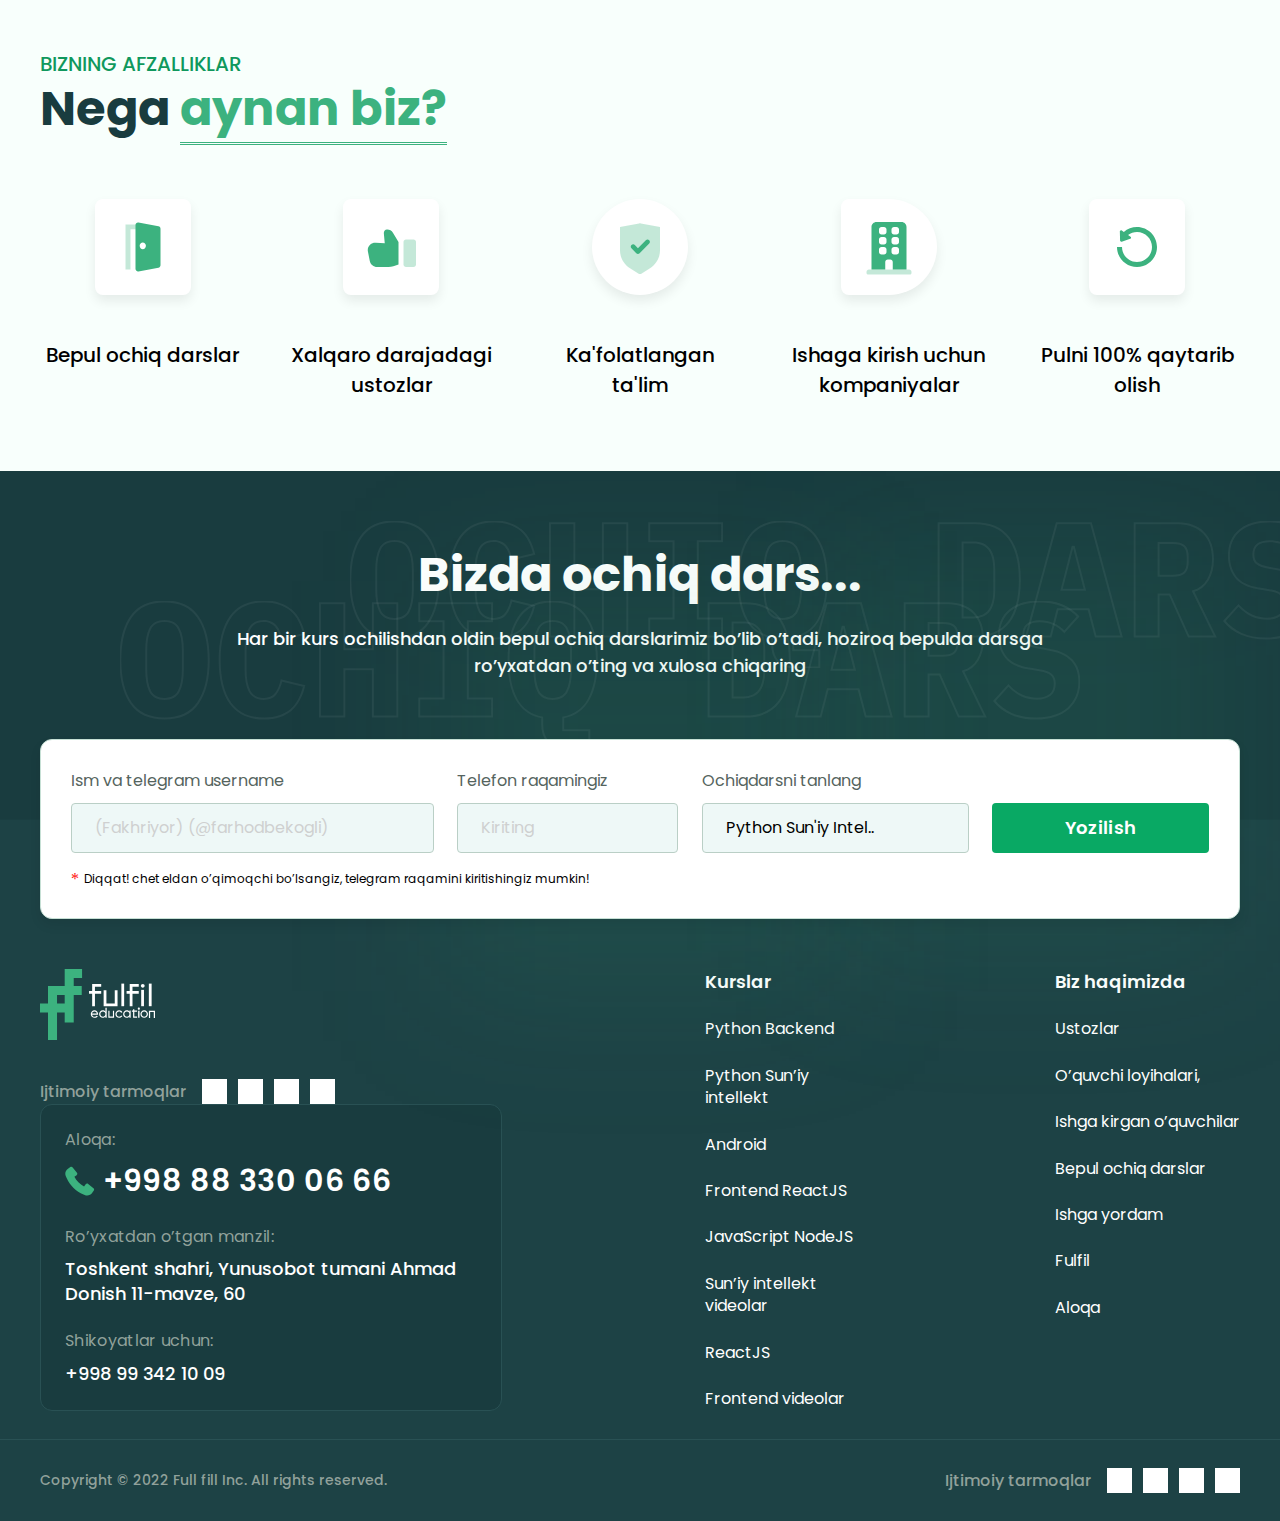
<file: index.html>
<!-- @format -->

<!DOCTYPE html>
<html lang="en">
	<head>
		<meta charset="UTF-8" />
		<meta http-equiv="X-UA-Compatible" content="IE=edge" />
		<meta name="viewport" content="width=device-width, initial-scale=1.0" />
		<title>Document</title>
		<link rel="stylesheet" href="main.css" />
	</head>
	<body>
		<section class="main_part">
			<div class="all__titles">
				<h4 class="subtitle">bizning afzalliklar</h4>
				<h2 class="title">Nega <span class="title_span">aynan biz?</span></h2>
			</div>
			<div class="why_we_item_main_container">
				<div class="item_container_why_we">
					<div class="images_why_we">
						<div class="item_photo">
							<img src="assets/images/main_why_we_icons/Door-open.svg" alt="" />
						</div>
					</div>
					<p class="text_paragraph_why_we">Bepul ochiq darslar</p>
				</div>

				<div class="item_container_why_we">
					<div class="images_why_we">
						<div class="item_photo">
							<img src="assets/images/main_why_we_icons/Dislike.svg" alt="" />
						</div>
					</div>
					<p class="text_paragraph_why_we">Xalqaro darajadagi ustozlar</p>
				</div>

				<div class="item_container_why_we">
					<div class="images_why_we">
						<div class="item_photo" id="third">
							<img
								src="assets/images/main_why_we_icons/Shield-check.svg"
								alt="checker" />
						</div>
					</div>
					<p class="text_paragraph_why_we">Ka'folatlangan ta'lim</p>
				</div>

				<div class="item_container_why_we">
					<div class="images_why_we">
						<div class="item_photo" id="fourth">
							<img
								src="assets/images/main_why_we_icons/Building.svg"
								alt="building" />
						</div>
					</div>
					<p class="text_paragraph_why_we">Ishaga kirish uchun kompaniyalar</p>
				</div>

				<div class="item_container_why_we">
					<div class="images_why_we">
						<div class="item_photo">
							<img src="assets/images/main_why_we_icons/Update.svg" alt="" />
						</div>
					</div>
					<p class="text_paragraph_why_we">Pulni 100% qaytarib olish</p>
				</div>
			</div>
		</section>

		<footer class="footer">
			<img
				src="./assets/images/footer-text-bg.svg"
				alt=""
				class="footer-text-bg" />
			<img
				src="./assets/images/footer-text-bg.svg"
				alt=""
				class="footer-text-bg" />
			<div class="footer-bg-gradient gradient_1"></div>
			<div class="footer-bg-gradient gradient_2"></div>
			<div class="container">
				<h2 class="footer-title section-title">Bizda ochiq dars...</h2>
				<p class="footer-title-desc">
					Har bir kurs ochilishdan oldin bepul ochiq darslarimiz bo’lib o’tadi,
					hoziroq bepulda darsga ro’yxatdan o’ting va xulosa chiqaring
				</p>

				<form class="footer-forms">
					<div class="footer-form-items">
						<div class="footer-forms-item">
							<label for="name">Ism va telegram username</label>
							<input
								type="text"
								id="name"
								placeholder="(Fakhriyor) (@farhodbekogli)" />
						</div>

						<div class="footer-forms-item">
							<label for="tel">Telefon raqamingiz</label>
							<input type="text" id="tel" placeholder="Kiriting" />
						</div>

						<div class="footer-forms-item">
							<label for="name">Ochiqdarsni tanlang</label>
							<select>
								<option value="0">Python Sun'iy Intel..</option>
								<option value="1">Frontend React</option>
								<option value="1">Frontend Javascript</option>
								<option value="1">Full Stack</option>
								<option value="1">Android</option>
								<option value="1">Flutter</option>
							</select>
						</div>
						<div class="footer-forms-item">
							<button class="footer-forms-item-btn section-btn">
								Yozilish
							</button>
						</div>
					</div>
					<div class="footer-form-desc">
						<span>*</span>
						<p class="footer-form-desc-text">
							Diqqat! chet eldan o’qimoqchi bo’lsangiz, telegram raqamini
							kiritishingiz mumkin!
						</p>
					</div>
				</form>

				<div class="footer-about">
					<ul class="footer-list-contact">
						<li class="footer-item footer-item-flex">
							<!-- footer logodagi a tegini hrefidagi idga headerdagi section id beriladi... -->
							<a href="#header" class="footer-logo">
								<img src="./assets/images/Fulfil-logo.svg" alt="Fulfil logo" />
							</a>

							<div class="footer-bottom-messengers footer-item-messengers">
								<a href="">Ijtimoiy tarmoqlar</a>
								<div class="footer-bottom-messengers-item">
									<div></div>
									<div></div>
									<div></div>
									<div></div>
								</div>
							</div>
						</li>
						<ul class="footer-list footer-contact">
							<li class="footer-contact-item">
								<span>Aloqa:</span>
								<a href="tel:998883300666">
									<img src="./assets/images/tel.svg" alt="" />
									+998 88 330 06 66
								</a>
							</li>
							<li class="footer-contact-item">
								<span>Ro’yxatdan o’tgan manzil:</span>
								<a href="#">
									Toshkent shahri, Yunusobot tumani Ahmad Donish 11-mavze, 60
								</a>
							</li>
							<li class="footer-contact-item">
								<span>Shikoyatlar uchun:</span>
								<a href="tel:998993421009"> +998 99 342 10 09 </a>
							</li>
						</ul>
					</ul>
					<ul class="footer-list">
						<li class="footer-item-title">
							<a href="#" class="footer-link">Kurslar</a>
						</li>
						<li class="footer-item">
							<a href="#" class="footer-link">Python Backend</a>
						</li>
						<li class="footer-item">
							<a href="#" class="footer-link"
								>Python Sun’iy <br />
								intellekt</a
							>
						</li>
						<li class="footer-item">
							<a href="#" class="footer-link">Android</a>
						</li>
						<li class="footer-item">
							<a href="#" class="footer-link">Frontend ReactJS</a>
						</li>
						<li class="footer-item">
							<a href="#" class="footer-link">JavaScript NodeJS</a>
						</li>
						<li class="footer-item">
							<a href="#" class="footer-link"
								>Sun’iy intellekt <br />
								videolar</a
							>
						</li>
						<li class="footer-item">
							<a href="#" class="footer-link">ReactJS</a>
						</li>
						<li class="footer-item">
							<a href="#" class="footer-link">Frontend videolar</a>
						</li>
					</ul>
					<ul class="footer-list">
						<li class="footer-item-title">
							<a href="#" class="footer-link">Biz haqimizda</a>
						</li>
						<li class="footer-item">
							<a href="#" class="footer-link">Ustozlar</a>
						</li>
						<li class="footer-item">
							<a href="#" class="footer-link">O’quvchi loyihalari,</a>
						</li>
						<li class="footer-item">
							<a href="#" class="footer-link">Ishga kirgan o’quvchilar</a>
						</li>
						<li class="footer-item">
							<a href="#" class="footer-link">Bepul ochiq darslar</a>
						</li>
						<li class="footer-item">
							<a href="#" class="footer-link">Ishga yordam</a>
						</li>
						<li class="footer-item">
							<a href="#" class="footer-link">Fulfil</a>
						</li>
						<li class="footer-item">
							<a href="#" class="footer-link">Aloqa</a>
						</li>
					</ul>
				</div>
			</div>
			<div class="footer-bottom">
				<div class="container footer-bottom-container">
					<div class="footer-bottom-text">
						<a href="">Copyright © 2022 Full fill Inc. All rights reserved.</a>
					</div>
					<div class="footer-bottom-messengers">
						<a href="">Ijtimoiy tarmoqlar</a>
						<div class="footer-bottom-messengers-item">
							<div></div>
							<div></div>
							<div></div>
							<div></div>
						</div>
					</div>
				</div>
			</div>
		</footer>
	</body>
</html>
</file>
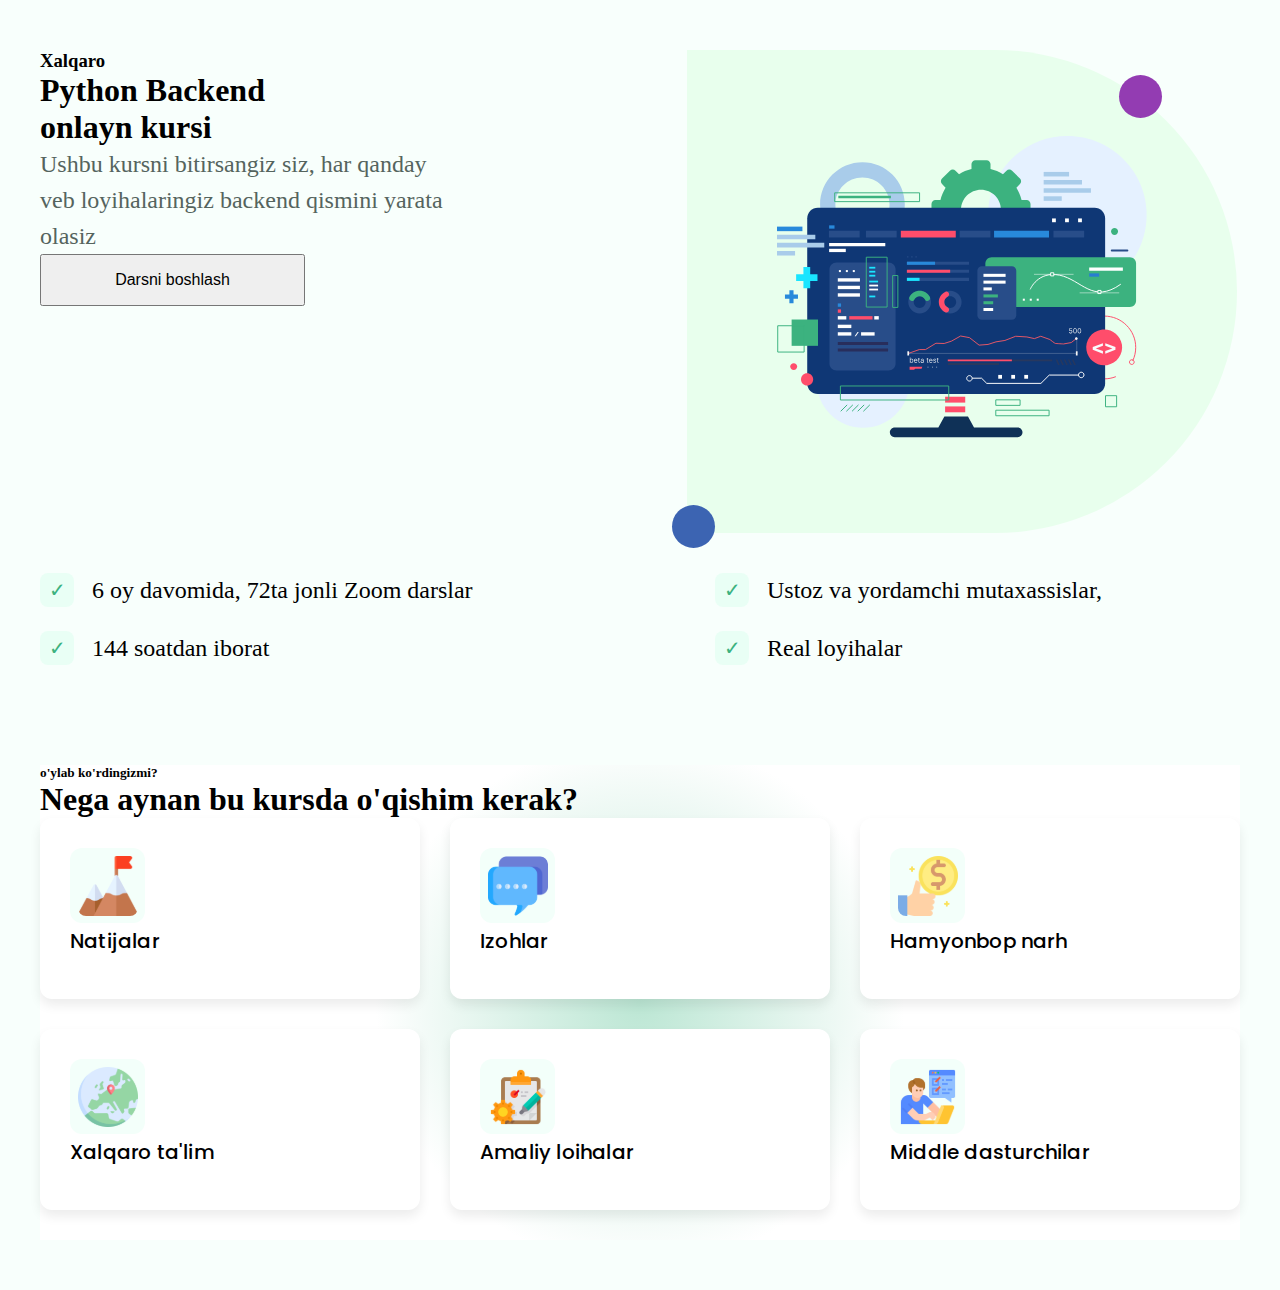
<file: pages/python.html>
<!DOCTYPE html>
<html lang="en">
  <head>
    <meta charset="UTF-8" />
    <meta http-equiv="X-UA-Compatible" content="IE=edge" />
    <meta name="viewport" content="width=device-width, initial-scale=1.0" />
    <title>Python</title>
    <link rel="stylesheet" href="../main.css" />
    <link rel="stylesheet" href="../assets/styles/python.css" />
  </head>
  <body>
    <div class="hero-section">
      <div class="container">
        <div class="hero-container">
          <div class="hero-content">
            <h3 class="block-name text-left mt-md">Xalqaro</h3>
            <h1 class="section_title text-left">
              <span class="highlight">Python</span> Backend <br />
              onlayn kursi
            </h1>
            <p class="hero-description mt-md">
              Ushbu kursni bitirsangiz siz, har qanday veb loyihalaringiz
              backend qismini yarata olasiz
            </p>
            <button class="btn hero-btn mt-md">Darsni boshlash</button>
          </div>
          <div class="hero-image">
            <img src="../assets/images/python_hero.svg" alt="python hero" />
          </div>
        </div>
        <div class="hero-stats">
          <div class="hero-stats-item">
            <div class="hero-stats-item__check"></div>
            <p class="hero-stats-item__title">
              6 oy davomida, 72ta jonli Zoom darslar
            </p>
          </div>
          <div class="hero-stats-item">
            <div class="hero-stats-item__check"></div>
            <p class="hero-stats-item__title">
              Ustoz va yordamchi mutaxassislar,
            </p>
          </div>
          <div class="hero-stats-item">
            <div class="hero-stats-item__check"></div>
            <p class="hero-stats-item__title">144 soatdan iborat</p>
          </div>
          <div class="hero-stats-item">
            <div class="hero-stats-item__check"></div>
            <p class="hero-stats-item__title">Real loyihalar</p>
          </div>
        </div>
      </div>
    </div>

    <!-- Python why courses section start -->
    <div class="container">
      <section class="python_why_course">
        <h5 class="block-name">o'ylab ko'rdingizmi?</h5>
        <h1 class="section_title">
          Nega aynan bu <span>kursda o'qishim kerak?</span>
        </h1>
        <div class="python-course_cards">
          <div class="course_cards">
            <img class="course_cards-img" src="../assets/images/natijalar.svg" alt="natijalar">
            <p class="course_cards-text">Natijalar</p>
          </div>
          <div class="course_cards">
            <img class="course_cards-img" src="../assets/images/izohlar.svg" alt="izohlar">
            <p class="course_cards-text">Izohlar</p>
          </div>
          <div class="course_cards">
            <img class="course_cards-img" src="../assets/images/hamyonbop narh.svg" alt="hamyonbop narh">
            <p class="course_cards-text">Hamyonbop narh</p>
          </div>
          <div class="course_cards">
            <img class="course_cards-img" src="../assets/images/halqaro ta'lim.svg" alt="halqaro talim">
            <p class="course_cards-text">Xalqaro ta'lim</p>
          </div>
          <div class="course_cards">
            <img class="course_cards-img" src="../assets/images/amaliy loihalar.svg" alt="amaliy loihalar">
            <p class="course_cards-text">Amaliy loihalar</p>
          </div>
          <div class="course_cards">
            <img class="course_cards-img" src="../assets/images/middle dasturchilar.svg" alt="middle dasturchilar">
            <p class="course_cards-text">Middle dasturchilar</p>
          </div>
        </div>
      </section>
    </div>

    <!-- Python why courses section finish -->
  </body>
</html>
</file>
<file: main.css>
/** @format */

@import "./assets/styles/fonts.css";
* {
	padding: 0;
	margin: 0;
	box-sizing: border-box;
	text-decoration: none;
	list-style: none;
}
.container {
	max-width: 1230px;
	width: 100%;
	padding: 0 15px;
	margin: 0 auto;
}
body {
	scroll-behavior: smooth;
	background-color: #f8fffc;
}

/* Footer */
.footer {
	position: relative;
	padding: 70px 0 0 0;
	background-image: url(./assets/images/footer-bg.svg);
	background-position: center;
	background-size: cover;
	overflow: hidden;
}
.footer-text-bg {
	position: absolute;
	width: 960px;
}
.footer-text-bg:nth-child(1) {
	top: 50px;
	right: -30px;
}
.footer-text-bg:nth-child(2) {
	left: 120px;
	top: 130px;
}
.footer-bg-gradient {
	position: absolute;
	width: 410px;
	height: 410px;
	background: rgba(60, 178, 127, 0.1);
	filter: blur(75px);
}
.gradient_1 {
	right: 40px;
}
.gradient_2 {
	left: 50%;
	top: 30%;
	transform: translate(-50%, -50%);
}
.footer-title {
	/* section-title yaratilsa footer title shartmas */
	font-family: "Poppins";
	font-style: normal;
	font-weight: 700;
	font-size: 48px;
	line-height: 140%;
	text-align: center;
	color: #ffffff;
	margin-bottom: 17px;
}
.footer-title-desc {
	width: 75%;
	margin: 0 auto;
	font-family: "Poppins";
	font-style: normal;
	font-weight: 500;
	font-size: 18px;
	line-height: 150%;
	text-align: center;
	color: #ffffff;
	margin-bottom: 60px;
}
.footer-forms {
	position: relative;
	z-index: 999;
	padding: 30px;
	background-color: #ffffff;
	border: 1px solid #c6e0d5;
	box-shadow: 0px 6px 12px rgba(0, 0, 0, 0.08);
	border-radius: 12px;
	display: inline-block;
	width: 100%;
	margin-bottom: 50px;
}
.footer-form-items {
	width: 100%;
	display: flex;
	align-items: flex-end;
	justify-content: space-between;
	flex-wrap: wrap;
	margin-bottom: 17px;
}
.footer-forms-item {
	display: flex;
	flex-direction: column;
	gap: 10px;
}
.footer-forms-item label {
	font-family: "Poppins";
	font-style: normal;
	font-weight: 400;
	font-size: 16px;
	line-height: 140%;
	color: #55645e;
}
.footer-forms-item input {
	border: none;
	outline: none;
	background: #eef8f7;
	border: 1px solid #bacfc6;
	border-radius: 4px;
	padding: 13px 23px;
	font-family: "Poppins";
	font-style: normal;
	font-weight: 400;
	font-size: 16px;
	line-height: 140%;
}
.footer-forms-item input::placeholder {
	color: #cfd0d0;
}
.footer-form-items .footer-forms-item:nth-child(1) input {
	width: 363px;
}
.footer-form-items .footer-forms-item:nth-child(2) input {
	width: 221px;
}
.footer-forms-item select {
	width: 267px;
	border: none;
	outline: none;
	background: #eef8f7;
	border: 1px solid #bacfc6;
	border-radius: 4px;
	padding: 13px 23px;
	/* text-align: center; */
	-webkit-appearance: none;
	-moz-appearance: none;
	appearance: none;
	font-family: "Poppins";
	font-style: normal;
	font-weight: 400;
	font-size: 16px;
	line-height: 140%;
}
.footer-forms-item-btn {
	border: none;
	outline: none;
	width: 217px;
	height: 50px;
	background: #09a964;
	border-radius: 4px;
	font-family: "Poppins";
	font-style: normal;
	font-weight: 600;
	font-size: 18px;
	line-height: 125%;
	letter-spacing: 0.02em;
	color: #ffffff;
	cursor: pointer;
}
.footer-form-desc {
	display: flex;
	align-items: center;
	gap: 5px;
}
.footer-form-desc span {
	color: #ff0909;
}
.footer-form-desc-text {
	font-family: "Poppins";
	font-style: normal;
	font-weight: 400;
	font-size: 12px;
	line-height: 140%;
}
.footer-about {
	display: flex;
	align-items: flex-start;
	justify-content: space-between;
	padding-bottom: 28px;
}
.footer-logo {
	display: inline-block;
	margin-bottom: 35px;
}
.footer-contact {
	padding: 24px;
	background: #193c3f;
	border: 1px solid #295154;
	border-radius: 12px;
	max-width: 462px;

	display: flex;
	flex-direction: column;
	gap: 24px;
}
.footer-contact-item {
	display: flex;
	flex-direction: column;
	gap: 8px;
}
.footer-contact-item span {
	font-family: "Poppins";
	font-style: normal;
	font-weight: 400;
	font-size: 16px;
	line-height: 140%;
	letter-spacing: 0.02em;
	color: #91a29b;
}
.footer-contact-item:nth-child(1) a {
	font-family: "Poppins";
	font-style: normal;
	font-weight: 600;
	font-size: 30px;
	line-height: 140%;
	letter-spacing: 0.02em;
	color: #ffffff;

	display: flex;
	align-items: center;
	gap: 8px;
}
.footer-contact-item a {
	font-family: "Poppins";
	font-style: normal;
	font-weight: 500;
	font-size: 18px;
	line-height: 140%;
	/* or 25px */

	color: #ffffff;
}
.footer-item-title a {
	font-family: "Poppins";
	font-style: normal;
	font-weight: 600;
	font-size: 18px;
	line-height: 140%;
	color: #ffffff;
}
.footer-list {
	display: flex;
	flex-direction: column;
	gap: 24px;
}
.footer-link {
	font-family: "Poppins";
	font-style: normal;
	font-weight: 400;
	font-size: 16px;
	line-height: 140%;
	color: #ffffff;
}
.footer-bottom {
	border-top: 1px solid #295154;
	padding: 28px 0;
}
.footer-bottom-container {
	display: flex;
	align-items: center;
	justify-content: space-between;
}
.footer-bottom-text a {
	font-family: "Poppins";
	font-style: normal;
	font-weight: 500;
	font-size: 14px;
	line-height: 21px;
	color: #91a19b;
}
.footer-bottom-messengers {
	display: flex;
	align-items: center;
	gap: 16px;
}
.footer-bottom-messengers a {
	font-family: "Poppins";
	font-style: normal;
	font-weight: 500;
	font-size: 16px;
	line-height: 24px;
	color: #91a19b;
}
.footer-bottom-messengers-item {
	display: flex;
	align-items: center;
	justify-content: center;
	gap: 11px;
}
.footer-bottom-messengers-item div {
	width: 25px;
	height: 25px;
	background-color: #ffffff;
}
/* Footer End */

@media (max-width: 1200px) {
	.container {
		max-width: 960px;
	}
	.footer-forms-item {
		width: 49%;
	}
	.footer-forms-item input,
	.footer-forms-item select,
	.footer-forms-item button {
		width: 100% !important;
	}
	.footer-form-items {
		gap: 10px;
	}
}
@media (max-width: 992px) {
	.container {
		max-width: 720px;
	}
	.footer-about {
		flex-wrap: wrap;
	}
}
@media (max-width: 768px) {
	.container {
		max-width: 540px;
	}
	.footer {
		padding-top: 31px;
	}
	.footer-forms-item {
		width: 100%;
	}
	.footer-forms-item-btn {
		margin-top: 20px;
	}
	.footer-contact {
		max-width: 100%;
	}
	.footer-about {
		gap: 25px;
	}
	.footer-title {
		font-size: 24px;
	}
	.footer-title-desc {
		font-size: 12px;
		max-width: 270px;
		margin-bottom: 24px;
	}
	.footer-text-bg {
		width: 100%;
	}
	.footer-text-bg:nth-child(1) {
		top: 100px;
		right: -30px;
	}
	.footer-text-bg:nth-child(2) {
		top: 170px;
		right: -30px;
	}
	.footer-bottom-messengers {
		display: none;
	}
	.footer-item-messengers {
		display: inline-block;
	}
	.footer-item-flex {
		display: flex;
		justify-content: space-between;
	}
	.footer-bottom-container {
		justify-content: center;
	}
}
@media (max-width: 576px) {
	.container {
		max-width: 100%;
	}
}

/* main why we start */

.text_paragraph_why_we {
	font-weight: 500;
	font-size: 20px;
	/* line-height: 140%; */
	color: #000000;
	text-align: center;
	font-family: Poppins;
	box-sizing: border-box;
	margin: 0%;
	padding: 0 1px;
}

.subtitle {
	font-family: "Poppins";
	font-size: 1.25rem;
	font-weight: 500;
	line-height: 1.8rem;
	text-transform: uppercase;
	color: #10985d;
	margin: 0%;
}

.title {
	font-family: Poppins;
	margin: 0 0 26px;
	font-size: 3rem;
	font-weight: 700;
	line-height: 130%;
	color: #193c3f;
}
.title_span {
	color: #3cb27f;
	border-bottom: 3px double #3cb27f;
}

.why_we_item_main_container {
	display: flex;
	flex-direction: row;
	justify-content: center;
	align-items: flex-start;
	padding: 0px;
	gap: 2.7em;
}

.item_container_why_we {
	display: flex;
	flex-direction: column;
	width: 20%;
	/* box-sizing: border-box; */
	padding-top: 0%;
	gap: 1.125rem;
	height: 250px;
	cursor: pointer;
}

.images_why_we {
	display: flex;
	align-items: center;
	/* justify-content: center; */
	margin: 5px auto 0;

	width: 150px;
	height: 150px;
	box-sizing: border-box;
	/* background-color: grey; */
}

.item_photo {
	display: flex;
	align-items: center;
	justify-content: center;
	width: 6rem;
	height: 6rem;
	background-color: #fff;
	box-shadow: 0px 6px 12px rgba(0, 0, 0, 0.08);
	border-radius: 8px;
	margin: 0 auto;
}

#third {
	border-radius: 50%;
}

#fourth {
	border-top-right-radius: 50%;
	border-bottom-right-radius: 50%;
}
.main_part {
	width: 1200px;
	height: 372px;
	margin: 3.1rem auto;
}

@media screen and (max-width: 480px) {
	.why_we_item_main_container {
		align-items: center;
		justify-items: center;
		display: grid;
		grid-template-columns: auto auto;
		gap: 0;
	}

	.item_container_why_we {
		display: flex;
		flex-direction: column;
		width: 99%;
		height: 250px;
		padding-top: 0%;
		gap: 3px;
		box-sizing: border-box;
		cursor: pointer;
		text-align: center;
	}

	.title {
		text-align: center;
		font-family: Poppins;
		margin: 0 0 1.8rem;
		font-size: 2rem;
		font-weight: 400;
		line-height: 130%;
		color: #193c3f;
		margin: 0 auto;
	}

	.text_paragraph_why_we {
		font-weight: 300;
		font-size: 1rem;
		text-align: center;
		box-sizing: border-box;
		margin: 0 auto;
		padding: 0 auto;
		/* margin-left: 2.7rem; */
	}

	.subtitle {
		text-align: center;
		font-family: "Poppins";
		font-size: 1.25rem;
		font-weight: 300;
		line-height: 1.8rem;
		text-transform: uppercase;
		color: #10985d;
		margin: 0 auto;
	}

	.main_part {
		height: max-content;
		width: 90%;
	}
}

/* main why we finish */
</file>
<file: assets/styles/python.css>
/* Python hero section */

.text-left {
  text-align: left;
}
.hero-section {
  padding: 50px 0;
}
.hero-container {
  display: flex;
}
.hero-content {
  width: 583px;
}
.hero-description {
  width: 70%;
  font-size: 24px;
  color: #55645e;
  line-height: 36px;
}
.hero-btn {
  width: 265px;
  height: 52px;
  font-size: 1rem;
}

.hero-image {
  width: 550px;
  height: 483px;
  display: flex;
  justify-content: center;
  align-items: center;
  background-color: #e8ffed;
  border-radius: 0px 266.5px 266.5px 0px;
  margin-left: 64px;
  position: relative;
}
.hero-image::after {
  content: "";
  position: absolute;
  bottom: -15px;
  left: -15px;
  width: 43px;
  height: 43px;
  border-radius: 50%;
  background: #3c64b2;
}
.hero-image::before {
  content: "";
  position: absolute;
  top: 25px;
  right: 75px;
  width: 43px;
  height: 43px;
  border-radius: 50%;
  background: #933cb2;
}
.hero-image img {
  width: 370px;
}

.hero-stats {
  margin-top: 40px;
  display: grid;
  grid-template-columns: 1fr 1fr;
  column-gap: 150px;
  row-gap: 24px;
}

.hero-stats-item {
  display: flex;
  align-items: center;
}
.hero-stats-item__check {
  width: 34px;
  height: 34px;
  border-radius: 8px;
  background: #e9fff5;
  display: flex;
  align-items: center;
  justify-content: center;
}
.hero-stats-item__check::after {
  content: "\2713";
  color: #3cb27f;
  font-size: 20px;
}
.hero-stats-item__title {
  font-size: 24px;
  font-weight: 500;
  margin-left: 18px;
}
/* Python hero section end */
/* Responsive max-992 */
@media only screen and (max-width: 992px) {
  .hero-image {
    width: 50%;
    height: 360px;
    border-radius: 5px;
    margin-left: 20px;
  }
  .hero-image::after {
    width: 27px;
    height: 27px;
  }
  .hero-image::before {
    width: 27px;
    height: 27px;
    top: -10px;
    right: -10px;
  }
  .hero-image img {
    width: 300px;
  }
  .hero-content {
    width: 50%;
  }
  .hero-description {
    width: 100%;
    font-size: 20px;
    line-height: 30px;
  }

  .hero-btn {
    width: 60%;
    height: 48px;
  }

  .hero-stats {
    grid-template-columns: 1fr 1fr;
    column-gap: 50px;
  }
  .hero-stats-item__check {
    width: 24px;
    height: 24px;
    border-radius: 4px;
  }
  .hero-stats-item__check::after {
    font-size: 18px;
  }
  .hero-stats-item__title {
    font-size: 18px;
  }
}

/* Responsive max-767 */
@media only screen and (max-width: 767px) {
  .hero-container {
    flex-direction: column-reverse;
  }
  .hero-image {
    width: 100%;
    height: 400px;
    margin: 0;
  }
  .hero-image::before {
    top: 35px;
    right: 60px;
  }
  .hero-image img {
    width: 350px;
  }
  .hero-content {
    width: 100%;
  }

  .hero-description {
    width: 100%;
    font-size: 22px;
    line-height: 30px;
  }

  .hero-btn {
    width: 100%;
  }

  .hero-stats {
    grid-template-columns: 1fr;
  }
  .hero-stats-item__check {
    width: 24px;
    height: 24px;
    border-radius: 4px;
  }
  .hero-stats-item__check::after {
    font-size: 18px;
  }
  .hero-stats-item__title {
    font-size: 22px;
  }
}

/* Responsive max-600px */
@media only screen and (max-width: 600px) {
  .hero-image {
    height: 305px;
    margin: 0;
  }
  .hero-image::before {
    top: 15px;
  }
  .hero-image img {
    width: 270px;
  }
  .hero-description {
    font-size: 20px;
    line-height: 30px;
  }
  .hero-stats-item__title {
    font-size: 20px;
  }
}

/* Python why courses section start */

.python_why_course{
  margin: 50px 0;
  background: rgb(60,178,127);
  background: radial-gradient(circle, rgba(60, 178, 127, 0.322) 0%, rgba(255,255,255,1) 41%);
}

.python_why_course .section_title span::after{
  display: none;
}

.python_why_course .section_title span::before{
  display: none;
}

.python-course_cards {
  display: flex;
  flex-wrap: wrap;
  justify-content: space-between;
}

.course_cards {
  width: 380px;
  height: 181px;
  background: #FFFFFF;
  box-shadow: 0px 6px 12px rgba(0, 0, 0, 0.08);
  border-radius: 12px;
  padding: 30px;
  margin-bottom: 30px;
}

.course_cards-text {
  font-family: 'Poppins';
  font-weight: 500;
  font-size: 1.25rem;
  line-height: 140%;
  letter-spacing: 0.01em;
  color: #000000;
}

@media only screen and (min-width: 375px) and (max-width: 480px) {
  .python_why_course .block-name {
    font-size: 0.7rem;
    line-height: 18px;
    margin-bottom: 18px;
  }
  
  .python_why_course .section_title {
      font-size: 24px;
      line-height: 130%;
      padding:0 30px;
      margin-bottom: 30px;
  }
  
  .python-course_cards {
    justify-content: space-evenly;
  }
  
  .course_cards {
    width: 162px;
    height: 173px;
    padding: 18px;
    margin-bottom: 12px;
  }

  .course_cards-text {
    font-size: 1.12rem;
  }
}

@media only screen and (max-width: 992px) and (min-width: 786px) {
  .python_why_course .section_title {
      line-height: 130%;
      padding:0 15px;
      margin-bottom: 30px;
  }
  
  .python-course_cards {
    justify-content: space-between;
  }
  
  
  .course_cards {
    width: 320px;
    height: 173px;
    padding: 18px;
    margin-bottom: 15px;
  }
}

@media only screen and (max-width: 786px) and (min-width: 576px) {
  .python_why_course .block-name {
    font-size: 1rem;
    line-height: 25px;
    margin-bottom: 18px;
  }
  
  .python_why_course .section_title {
      font-size: 24px;
      line-height: 130%;
      padding:0 15px;
      margin-bottom: 30px;
  }
  
  .python-course_cards {
    justify-content: space-evenly;
  }
  
  
  .course_cards {
    width: 220px;
    height: 173px;
    padding: 18px;
    margin-bottom: 12px;
  }

  .course_cards-text {
    font-size: 1.12rem;
  }
}

@media only screen and (max-width: 576px) and (min-width: 480px) {
  .python_why_course .block-name {
    font-size: 0.7rem;
    line-height: 18px;
    margin-bottom: 18px;
  }
  
  .python_why_course .section_title {
      font-size: 24px;
      line-height: 130%;
      padding:0 30px;
      margin-bottom: 30px;
  }
  
  .python-course_cards {
    justify-content: space-evenly;
  }
  
  
  .course_cards {
    width: 182px;
    height: 173px;
    padding: 18px;
    margin-bottom: 12px;
  }

  .course_cards-text {
    font-size: 1.12rem;
  }
}

/* Python why courses section finish */
</file>
